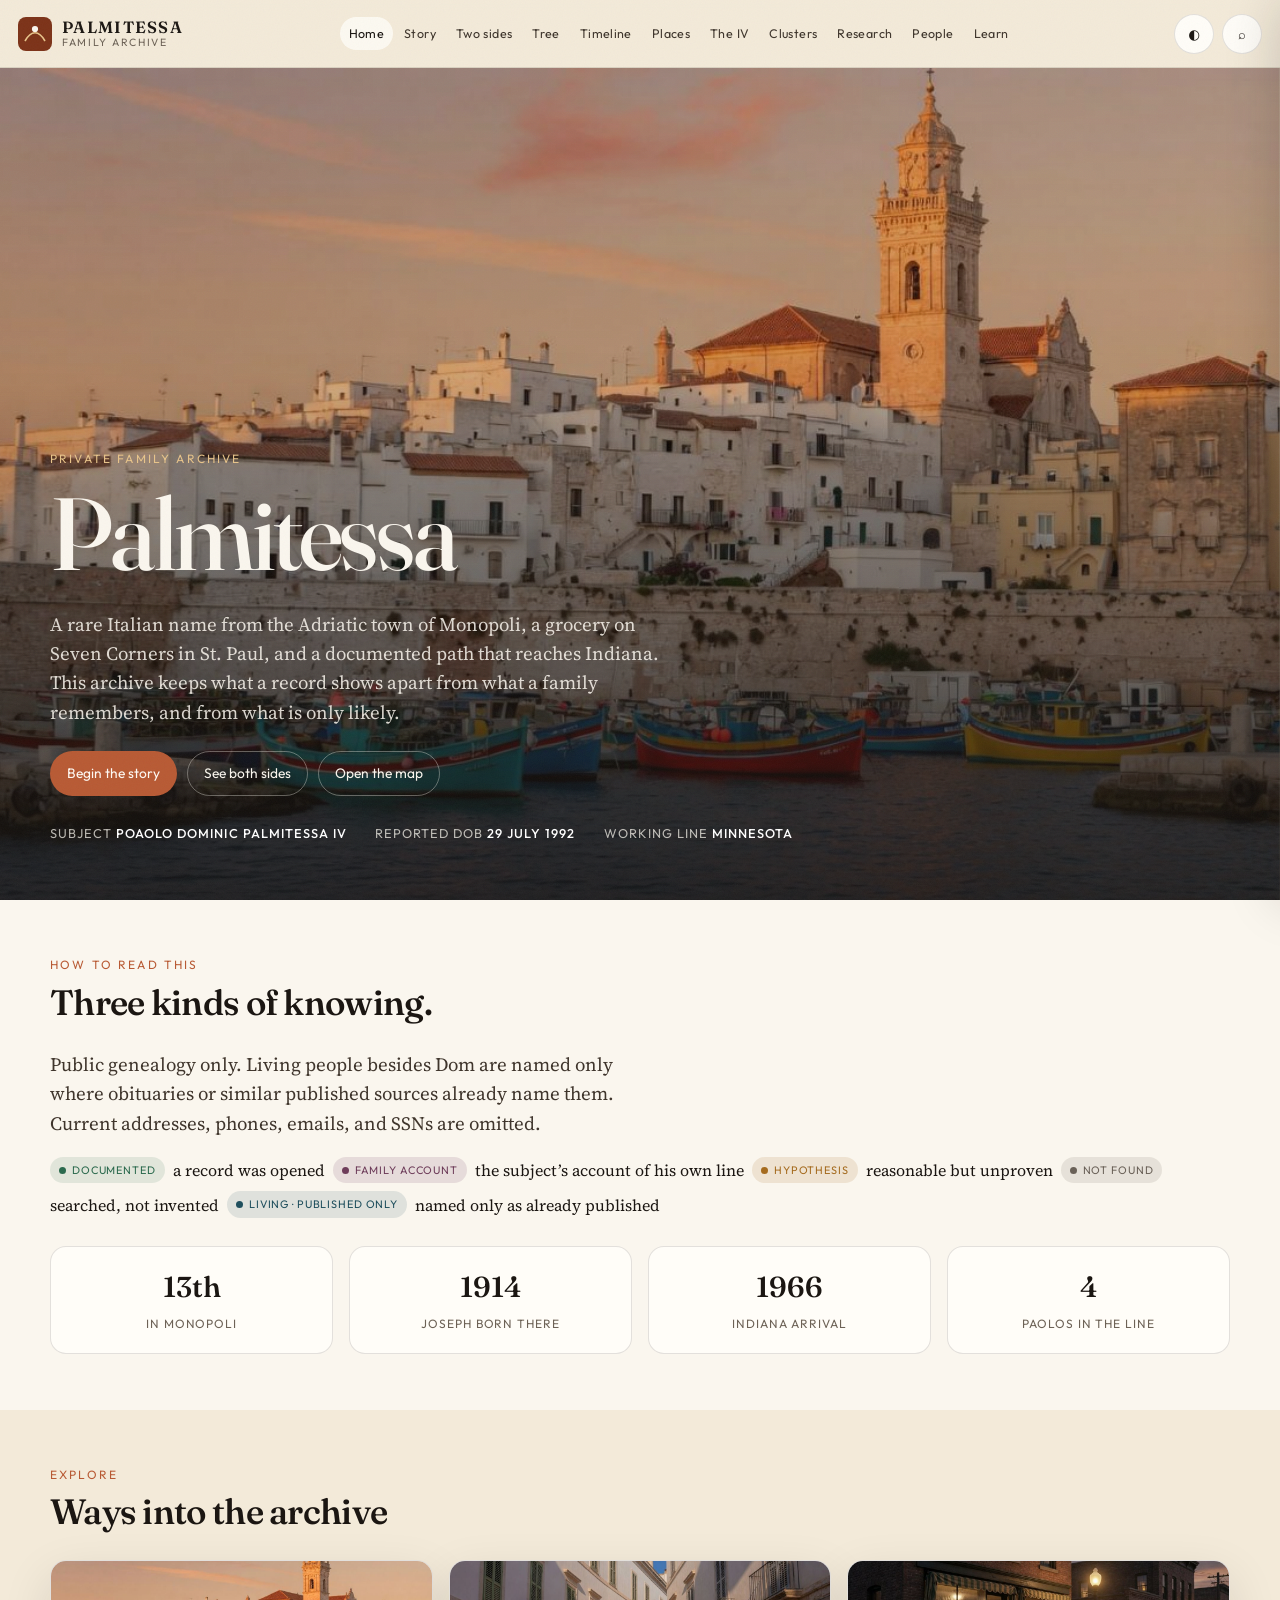
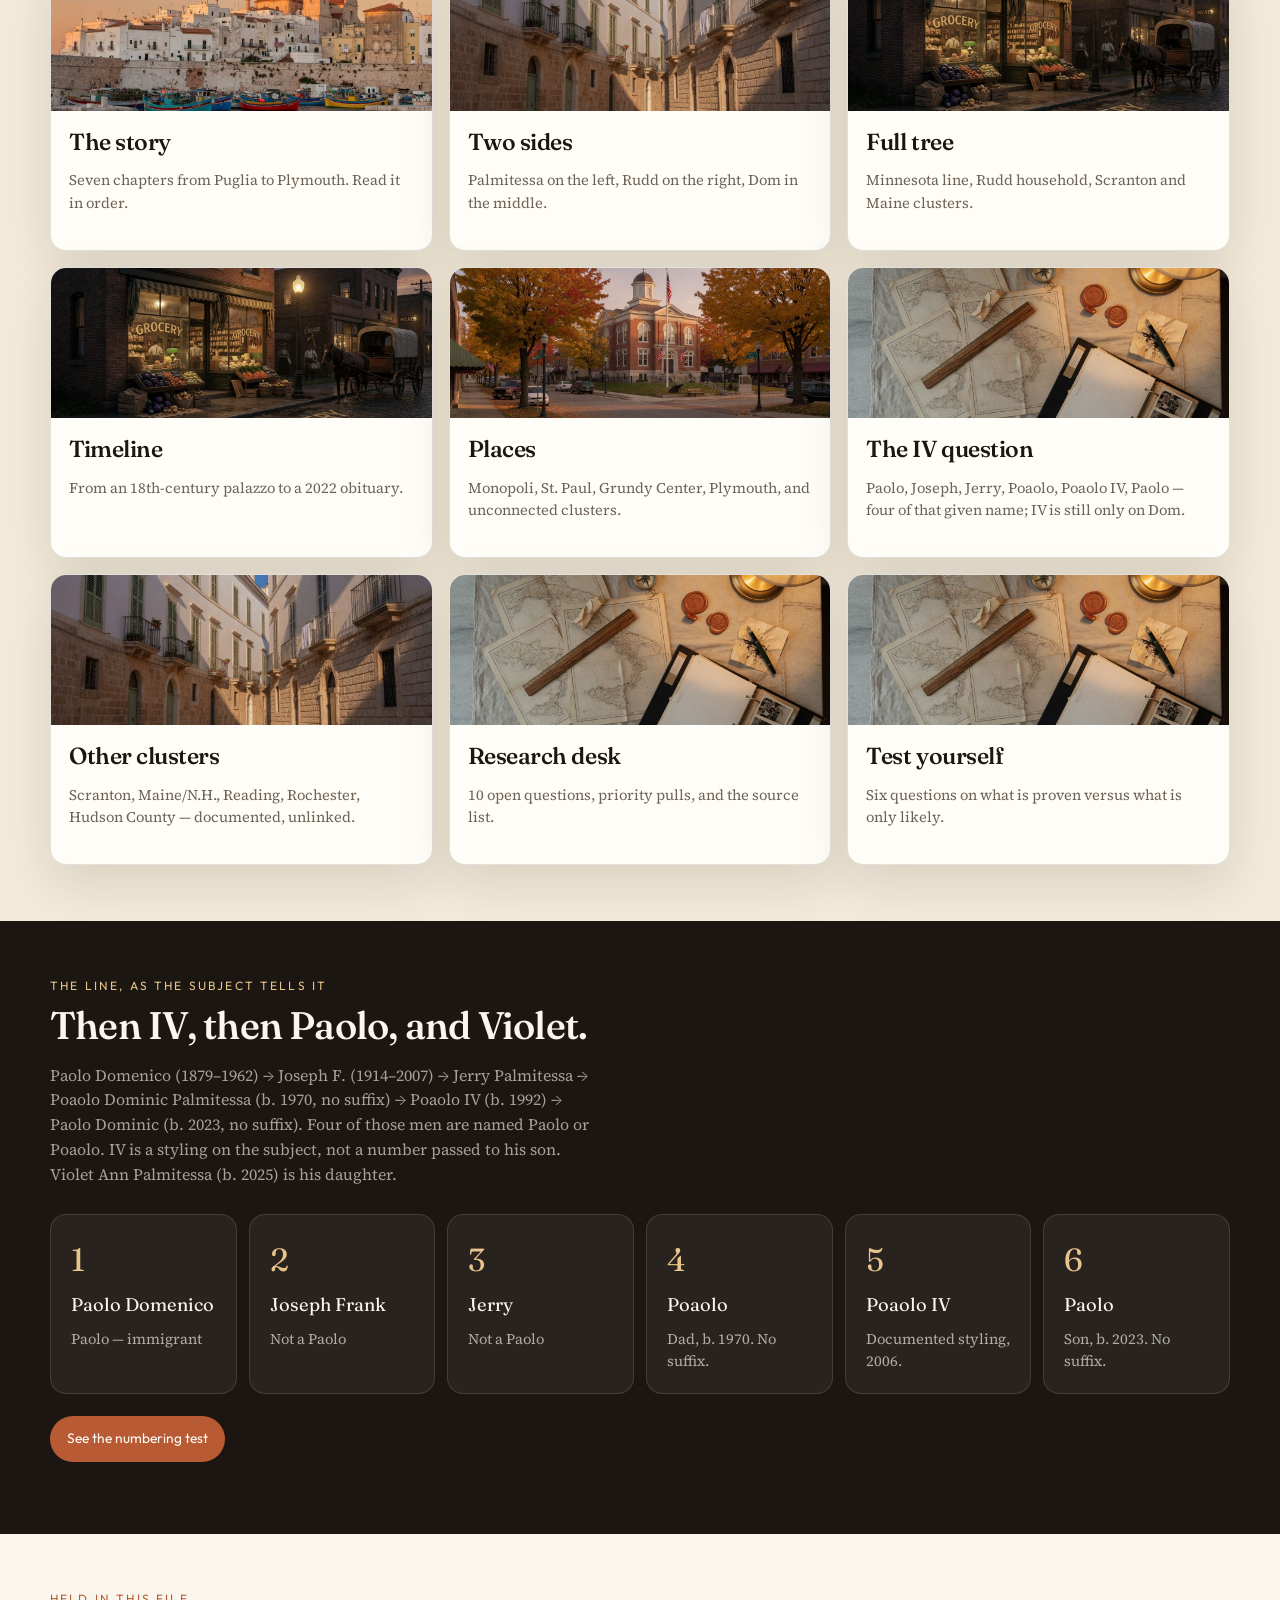
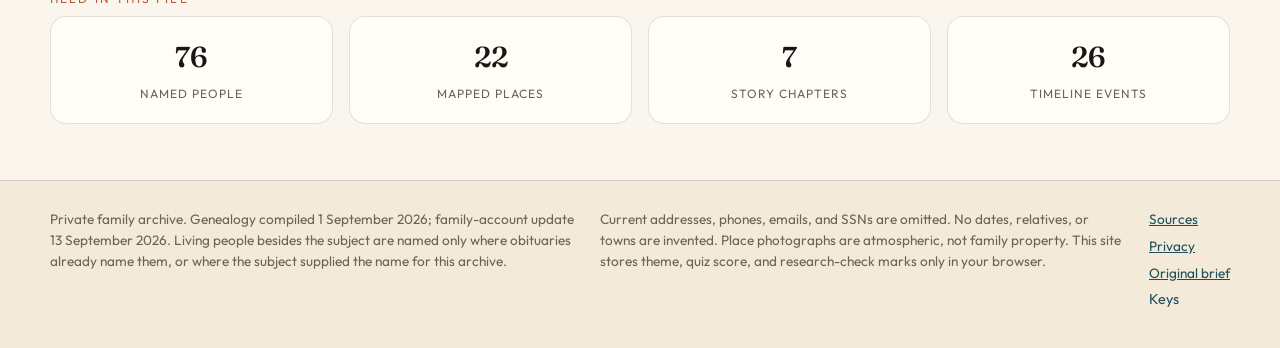
<file: index.html>
<!DOCTYPE html>
<html lang="en">
<head>
  <meta charset="utf-8">
  <meta name="viewport" content="width=device-width, initial-scale=1">
  <title>Palmitessa family archive</title>
  <meta name="description" content="A private genealogy archive of the Palmitessa family: Monopoli, St. Paul, Plymouth. Documented facts kept apart from family account and hypotheses.">
  <meta name="author" content="Palmitessa family archive">
  <meta name="robots" content="noindex,nofollow,noarchive">
  <meta name="theme-color" content="#1b1612">
  <meta name="color-scheme" content="light dark">
  <meta name="referrer" content="strict-origin-when-cross-origin">
  <link rel="icon" href="assets/favicon-32.png" type="image/png" sizes="32x32">
  <link rel="apple-touch-icon" href="assets/apple-touch-icon.png">
  <link rel="manifest" href="site.webmanifest">
  <meta property="og:type" content="website">
  <meta property="og:site_name" content="Palmitessa family archive">
  <meta property="og:title" content="Palmitessa family archive">
  <meta property="og:description" content="A private genealogy archive from Monopoli to St. Paul to Plymouth. Records labeled separately from family account and hypotheses.">
  <meta property="og:image" content="assets/og-image.jpg">
  <meta name="twitter:card" content="summary_large_image">
  <meta name="twitter:title" content="Palmitessa family archive">
  <meta name="twitter:description" content="Private genealogy archive: Monopoli, St. Paul, Plymouth.">
  <meta name="twitter:image" content="assets/og-image.jpg">
  <link rel="preconnect" href="https://fonts.googleapis.com">
  <link rel="preconnect" href="https://fonts.gstatic.com" crossorigin>
  <link href="https://fonts.googleapis.com/css2?family=Fraunces:ital,opsz,wght@0,9..144,400;0,9..144,560;0,9..144,700;1,9..144,500&family=Outfit:wght@400;500;600&family=Source+Serif+4:ital,opsz,wght@0,8..60,400;0,8..60,600;1,8..60,400&display=swap" rel="stylesheet">
  <link rel="stylesheet" href="vendor/leaflet/leaflet.css">
  <link rel="stylesheet" href="css/app.css">
</head>
<body>
  <a class="skip" href="#app">Skip to content</a>
  <header class="site-header">
    <a class="brand" href="#/">
      <svg class="brand-mark" viewBox="0 0 34 34" aria-hidden="true">
        <rect width="34" height="34" rx="8" fill="#7c3218"/>
        <path d="M7 24c6.2-11 13.8-11 20 0" fill="none" stroke="#e8c48a" stroke-width="1.6"/>
        <circle cx="17" cy="12" r="3.1" fill="#faf6ee"/>
      </svg>
      <span class="brand-text">
        <strong>Palmitessa</strong>
        <span>Family archive</span>
      </span>
    </a>
    <nav class="nav" id="nav" aria-label="Primary">
      <a href="#/" data-view="home">Home</a>
      <a href="#/story/name" data-view="story">Story</a>
      <a href="#/line" data-view="line">Two sides</a>
      <a href="#/tree" data-view="tree">Tree</a>
      <a href="#/timeline" data-view="timeline">Timeline</a>
      <a href="#/places" data-view="places">Places</a>
      <a href="#/iv" data-view="iv">The IV</a>
      <a href="#/clusters" data-view="clusters">Clusters</a>
      <a href="#/research" data-view="research">Research</a>
      <a href="#/people" data-view="people">People</a>
      <a href="#/learn" data-view="learn">Learn</a>
    </nav>
    <div class="header-actions">
      <button class="icon-btn" type="button" id="theme-toggle" title="Toggle theme" aria-label="Toggle theme">◐</button>
      <button class="icon-btn" type="button" id="search-open" title="Search (/)">⌕</button>
      <button class="icon-btn menu-toggle" type="button" id="menu-toggle" aria-label="Menu" aria-expanded="false">☰</button>
    </div>
  </header>

  <main id="app"></main>

  <footer class="site-footer">
    <div class="wrap footer-grid">
      <div>
        Private family archive. Genealogy compiled 1 September 2026; family-account update 13 September 2026.
        Living people besides the subject are named only where obituaries already name them, or where the subject supplied the name for this archive.
      </div>
      <div>
        Current addresses, phones, emails, and SSNs are omitted. No dates, relatives, or towns are invented.
        Place photographs are atmospheric, not family property. This site stores theme, quiz score, and research-check marks only in your browser.
      </div>
      <div class="footer-links">
        <a href="#/research">Sources</a>
        <a href="#/privacy">Privacy</a>
        <a href="Palmitessa-family-history.md">Original brief</a>
        <button type="button" class="text-btn" id="help-open">Keys</button>
      </div>
    </div>
  </footer>

  <div class="drawer-backdrop" id="drawer-backdrop"></div>
  <aside class="drawer" id="drawer" aria-live="polite"></aside>

  <div class="search-modal" id="search-modal" role="dialog" aria-modal="true" aria-label="Search the archive">
    <div class="search-box">
      <input id="search-input" type="search" placeholder="Search people, places, chapters, sources…" autocomplete="off">
      <div class="search-results" id="search-results"></div>
    </div>
  </div>

  <div class="help-modal" id="help-modal" role="dialog" aria-label="Keyboard shortcuts">
    <div class="help-box">
      <div class="help-head">
        <h2>Shortcuts</h2>
        <button class="icon-btn" type="button" id="help-close" aria-label="Close">✕</button>
      </div>
      <dl class="keys">
        <div><dt><kbd>/</kbd></dt><dd>Search</dd></div>
        <div><dt><kbd>Esc</kbd></dt><dd>Close drawer or search</dd></div>
        <div><dt><kbd>←</kbd> <kbd>→</kbd></dt><dd>Previous / next chapter on Story</dd></div>
        <div><dt><kbd>?</kbd></dt><dd>This panel</dd></div>
      </dl>
    </div>
  </div>

  <noscript>
    <div class="wrap" style="padding:24px 0">
      <p>This archive needs JavaScript for the tree, map, and story. The source brief is in <a href="Palmitessa-family-history.md">Palmitessa-family-history.md</a>.</p>
    </div>
  </noscript>

  <script src="vendor/leaflet/leaflet.js"></script>
  <script src="js/site.js"></script>
  <script src="js/data.js"></script>
  <script src="js/app.js"></script>
</body>
</html>
</file>
<file: vendor/leaflet/leaflet.css>
/* required styles */

.leaflet-pane,
.leaflet-tile,
.leaflet-marker-icon,
.leaflet-marker-shadow,
.leaflet-tile-container,
.leaflet-pane > svg,
.leaflet-pane > canvas,
.leaflet-zoom-box,
.leaflet-image-layer,
.leaflet-layer {
	position: absolute;
	left: 0;
	top: 0;
	}
.leaflet-container {
	overflow: hidden;
	}
.leaflet-tile,
.leaflet-marker-icon,
.leaflet-marker-shadow {
	-webkit-user-select: none;
	   -moz-user-select: none;
	        user-select: none;
	  -webkit-user-drag: none;
	}
/* Prevents IE11 from highlighting tiles in blue */
.leaflet-tile::selection {
	background: transparent;
}
/* Safari renders non-retina tile on retina better with this, but Chrome is worse */
.leaflet-safari .leaflet-tile {
	image-rendering: -webkit-optimize-contrast;
	}
/* hack that prevents hw layers "stretching" when loading new tiles */
.leaflet-safari .leaflet-tile-container {
	width: 1600px;
	height: 1600px;
	-webkit-transform-origin: 0 0;
	}
.leaflet-marker-icon,
.leaflet-marker-shadow {
	display: block;
	}
/* .leaflet-container svg: reset svg max-width decleration shipped in Joomla! (joomla.org) 3.x */
/* .leaflet-container img: map is broken in FF if you have max-width: 100% on tiles */
.leaflet-container .leaflet-overlay-pane svg {
	max-width: none !important;
	max-height: none !important;
	}
.leaflet-container .leaflet-marker-pane img,
.leaflet-container .leaflet-shadow-pane img,
.leaflet-container .leaflet-tile-pane img,
.leaflet-container img.leaflet-image-layer,
.leaflet-container .leaflet-tile {
	max-width: none !important;
	max-height: none !important;
	width: auto;
	padding: 0;
	}

.leaflet-container img.leaflet-tile {
	/* See: https://bugs.chromium.org/p/chromium/issues/detail?id=600120 */
	mix-blend-mode: plus-lighter;
}

.leaflet-container.leaflet-touch-zoom {
	-ms-touch-action: pan-x pan-y;
	touch-action: pan-x pan-y;
	}
.leaflet-container.leaflet-touch-drag {
	-ms-touch-action: pinch-zoom;
	/* Fallback for FF which doesn't support pinch-zoom */
	touch-action: none;
	touch-action: pinch-zoom;
}
.leaflet-container.leaflet-touch-drag.leaflet-touch-zoom {
	-ms-touch-action: none;
	touch-action: none;
}
.leaflet-container {
	-webkit-tap-highlight-color: transparent;
}
.leaflet-container a {
	-webkit-tap-highlight-color: rgba(51, 181, 229, 0.4);
}
.leaflet-tile {
	filter: inherit;
	visibility: hidden;
	}
.leaflet-tile-loaded {
	visibility: inherit;
	}
.leaflet-zoom-box {
	width: 0;
	height: 0;
	-moz-box-sizing: border-box;
	     box-sizing: border-box;
	z-index: 800;
	}
/* workaround for https://bugzilla.mozilla.org/show_bug.cgi?id=888319 */
.leaflet-overlay-pane svg {
	-moz-user-select: none;
	}

.leaflet-pane         { z-index: 400; }

.leaflet-tile-pane    { z-index: 200; }
.leaflet-overlay-pane { z-index: 400; }
.leaflet-shadow-pane  { z-index: 500; }
.leaflet-marker-pane  { z-index: 600; }
.leaflet-tooltip-pane   { z-index: 650; }
.leaflet-popup-pane   { z-index: 700; }

.leaflet-map-pane canvas { z-index: 100; }
.leaflet-map-pane svg    { z-index: 200; }

.leaflet-vml-shape {
	width: 1px;
	height: 1px;
	}
.lvml {
	behavior: url(#default#VML);
	display: inline-block;
	position: absolute;
	}


/* control positioning */

.leaflet-control {
	position: relative;
	z-index: 800;
	pointer-events: visiblePainted; /* IE 9-10 doesn't have auto */
	pointer-events: auto;
	}
.leaflet-top,
.leaflet-bottom {
	position: absolute;
	z-index: 1000;
	pointer-events: none;
	}
.leaflet-top {
	top: 0;
	}
.leaflet-right {
	right: 0;
	}
.leaflet-bottom {
	bottom: 0;
	}
.leaflet-left {
	left: 0;
	}
.leaflet-control {
	float: left;
	clear: both;
	}
.leaflet-right .leaflet-control {
	float: right;
	}
.leaflet-top .leaflet-control {
	margin-top: 10px;
	}
.leaflet-bottom .leaflet-control {
	margin-bottom: 10px;
	}
.leaflet-left .leaflet-control {
	margin-left: 10px;
	}
.leaflet-right .leaflet-control {
	margin-right: 10px;
	}


/* zoom and fade animations */

.leaflet-fade-anim .leaflet-popup {
	opacity: 0;
	-webkit-transition: opacity 0.2s linear;
	   -moz-transition: opacity 0.2s linear;
	        transition: opacity 0.2s linear;
	}
.leaflet-fade-anim .leaflet-map-pane .leaflet-popup {
	opacity: 1;
	}
.leaflet-zoom-animated {
	-webkit-transform-origin: 0 0;
	    -ms-transform-origin: 0 0;
	        transform-origin: 0 0;
	}
svg.leaflet-zoom-animated {
	will-change: transform;
}

.leaflet-zoom-anim .leaflet-zoom-animated {
	-webkit-transition: -webkit-transform 0.25s cubic-bezier(0,0,0.25,1);
	   -moz-transition:    -moz-transform 0.25s cubic-bezier(0,0,0.25,1);
	        transition:         transform 0.25s cubic-bezier(0,0,0.25,1);
	}
.leaflet-zoom-anim .leaflet-tile,
.leaflet-pan-anim .leaflet-tile {
	-webkit-transition: none;
	   -moz-transition: none;
	        transition: none;
	}

.leaflet-zoom-anim .leaflet-zoom-hide {
	visibility: hidden;
	}


/* cursors */

.leaflet-interactive {
	cursor: pointer;
	}
.leaflet-grab {
	cursor: -webkit-grab;
	cursor:    -moz-grab;
	cursor:         grab;
	}
.leaflet-crosshair,
.leaflet-crosshair .leaflet-interactive {
	cursor: crosshair;
	}
.leaflet-popup-pane,
.leaflet-control {
	cursor: auto;
	}
.leaflet-dragging .leaflet-grab,
.leaflet-dragging .leaflet-grab .leaflet-interactive,
.leaflet-dragging .leaflet-marker-draggable {
	cursor: move;
	cursor: -webkit-grabbing;
	cursor:    -moz-grabbing;
	cursor:         grabbing;
	}

/* marker & overlays interactivity */
.leaflet-marker-icon,
.leaflet-marker-shadow,
.leaflet-image-layer,
.leaflet-pane > svg path,
.leaflet-tile-container {
	pointer-events: none;
	}

.leaflet-marker-icon.leaflet-interactive,
.leaflet-image-layer.leaflet-interactive,
.leaflet-pane > svg path.leaflet-interactive,
svg.leaflet-image-layer.leaflet-interactive path {
	pointer-events: visiblePainted; /* IE 9-10 doesn't have auto */
	pointer-events: auto;
	}

/* visual tweaks */

.leaflet-container {
	background: #ddd;
	outline-offset: 1px;
	}
.leaflet-container a {
	color: #0078A8;
	}
.leaflet-zoom-box {
	border: 2px dotted #38f;
	background: rgba(255,255,255,0.5);
	}


/* general typography */
.leaflet-container {
	font-family: "Helvetica Neue", Arial, Helvetica, sans-serif;
	font-size: 12px;
	font-size: 0.75rem;
	line-height: 1.5;
	}


/* general toolbar styles */

.leaflet-bar {
	box-shadow: 0 1px 5px rgba(0,0,0,0.65);
	border-radius: 4px;
	}
.leaflet-bar a {
	background-color: #fff;
	border-bottom: 1px solid #ccc;
	width: 26px;
	height: 26px;
	line-height: 26px;
	display: block;
	text-align: center;
	text-decoration: none;
	color: black;
	}
.leaflet-bar a,
.leaflet-control-layers-toggle {
	background-position: 50% 50%;
	background-repeat: no-repeat;
	display: block;
	}
.leaflet-bar a:hover,
.leaflet-bar a:focus {
	background-color: #f4f4f4;
	}
.leaflet-bar a:first-child {
	border-top-left-radius: 4px;
	border-top-right-radius: 4px;
	}
.leaflet-bar a:last-child {
	border-bottom-left-radius: 4px;
	border-bottom-right-radius: 4px;
	border-bottom: none;
	}
.leaflet-bar a.leaflet-disabled {
	cursor: default;
	background-color: #f4f4f4;
	color: #bbb;
	}

.leaflet-touch .leaflet-bar a {
	width: 30px;
	height: 30px;
	line-height: 30px;
	}
.leaflet-touch .leaflet-bar a:first-child {
	border-top-left-radius: 2px;
	border-top-right-radius: 2px;
	}
.leaflet-touch .leaflet-bar a:last-child {
	border-bottom-left-radius: 2px;
	border-bottom-right-radius: 2px;
	}

/* zoom control */

.leaflet-control-zoom-in,
.leaflet-control-zoom-out {
	font: bold 18px 'Lucida Console', Monaco, monospace;
	text-indent: 1px;
	}

.leaflet-touch .leaflet-control-zoom-in, .leaflet-touch .leaflet-control-zoom-out  {
	font-size: 22px;
	}


/* layers control */

.leaflet-control-layers {
	box-shadow: 0 1px 5px rgba(0,0,0,0.4);
	background: #fff;
	border-radius: 5px;
	}
.leaflet-control-layers-toggle {
	background-image: url(images/layers.png);
	width: 36px;
	height: 36px;
	}
.leaflet-retina .leaflet-control-layers-toggle {
	background-image: url(images/layers-2x.png);
	background-size: 26px 26px;
	}
.leaflet-touch .leaflet-control-layers-toggle {
	width: 44px;
	height: 44px;
	}
.leaflet-control-layers .leaflet-control-layers-list,
.leaflet-control-layers-expanded .leaflet-control-layers-toggle {
	display: none;
	}
.leaflet-control-layers-expanded .leaflet-control-layers-list {
	display: block;
	position: relative;
	}
.leaflet-control-layers-expanded {
	padding: 6px 10px 6px 6px;
	color: #333;
	background: #fff;
	}
.leaflet-control-layers-scrollbar {
	overflow-y: scroll;
	overflow-x: hidden;
	padding-right: 5px;
	}
.leaflet-control-layers-selector {
	margin-top: 2px;
	position: relative;
	top: 1px;
	}
.leaflet-control-layers label {
	display: block;
	font-size: 13px;
	font-size: 1.08333em;
	}
.leaflet-control-layers-separator {
	height: 0;
	border-top: 1px solid #ddd;
	margin: 5px -10px 5px -6px;
	}

/* Default icon URLs */
.leaflet-default-icon-path { /* used only in path-guessing heuristic, see L.Icon.Default */
	background-image: url(images/marker-icon.png);
	}


/* attribution and scale controls */

.leaflet-container .leaflet-control-attribution {
	background: #fff;
	background: rgba(255, 255, 255, 0.8);
	margin: 0;
	}
.leaflet-control-attribution,
.leaflet-control-scale-line {
	padding: 0 5px;
	color: #333;
	line-height: 1.4;
	}
.leaflet-control-attribution a {
	text-decoration: none;
	}
.leaflet-control-attribution a:hover,
.leaflet-control-attribution a:focus {
	text-decoration: underline;
	}
.leaflet-attribution-flag {
	display: inline !important;
	vertical-align: baseline !important;
	width: 1em;
	height: 0.6669em;
	}
.leaflet-left .leaflet-control-scale {
	margin-left: 5px;
	}
.leaflet-bottom .leaflet-control-scale {
	margin-bottom: 5px;
	}
.leaflet-control-scale-line {
	border: 2px solid #777;
	border-top: none;
	line-height: 1.1;
	padding: 2px 5px 1px;
	white-space: nowrap;
	-moz-box-sizing: border-box;
	     box-sizing: border-box;
	background: rgba(255, 255, 255, 0.8);
	text-shadow: 1px 1px #fff;
	}
.leaflet-control-scale-line:not(:first-child) {
	border-top: 2px solid #777;
	border-bottom: none;
	margin-top: -2px;
	}
.leaflet-control-scale-line:not(:first-child):not(:last-child) {
	border-bottom: 2px solid #777;
	}

.leaflet-touch .leaflet-control-attribution,
.leaflet-touch .leaflet-control-layers,
.leaflet-touch .leaflet-bar {
	box-shadow: none;
	}
.leaflet-touch .leaflet-control-layers,
.leaflet-touch .leaflet-bar {
	border: 2px solid rgba(0,0,0,0.2);
	background-clip: padding-box;
	}


/* popup */

.leaflet-popup {
	position: absolute;
	text-align: center;
	margin-bottom: 20px;
	}
.leaflet-popup-content-wrapper {
	padding: 1px;
	text-align: left;
	border-radius: 12px;
	}
.leaflet-popup-content {
	margin: 13px 24px 13px 20px;
	line-height: 1.3;
	font-size: 13px;
	font-size: 1.08333em;
	min-height: 1px;
	}
.leaflet-popup-content p {
	margin: 17px 0;
	margin: 1.3em 0;
	}
.leaflet-popup-tip-container {
	width: 40px;
	height: 20px;
	position: absolute;
	left: 50%;
	margin-top: -1px;
	margin-left: -20px;
	overflow: hidden;
	pointer-events: none;
	}
.leaflet-popup-tip {
	width: 17px;
	height: 17px;
	padding: 1px;

	margin: -10px auto 0;
	pointer-events: auto;

	-webkit-transform: rotate(45deg);
	   -moz-transform: rotate(45deg);
	    -ms-transform: rotate(45deg);
	        transform: rotate(45deg);
	}
.leaflet-popup-content-wrapper,
.leaflet-popup-tip {
	background: white;
	color: #333;
	box-shadow: 0 3px 14px rgba(0,0,0,0.4);
	}
.leaflet-container a.leaflet-popup-close-button {
	position: absolute;
	top: 0;
	right: 0;
	border: none;
	text-align: center;
	width: 24px;
	height: 24px;
	font: 16px/24px Tahoma, Verdana, sans-serif;
	color: #757575;
	text-decoration: none;
	background: transparent;
	}
.leaflet-container a.leaflet-popup-close-button:hover,
.leaflet-container a.leaflet-popup-close-button:focus {
	color: #585858;
	}
.leaflet-popup-scrolled {
	overflow: auto;
	}

.leaflet-oldie .leaflet-popup-content-wrapper {
	-ms-zoom: 1;
	}
.leaflet-oldie .leaflet-popup-tip {
	width: 24px;
	margin: 0 auto;

	-ms-filter: "progid:DXImageTransform.Microsoft.Matrix(M11=0.70710678, M12=0.70710678, M21=-0.70710678, M22=0.70710678)";
	filter: progid:DXImageTransform.Microsoft.Matrix(M11=0.70710678, M12=0.70710678, M21=-0.70710678, M22=0.70710678);
	}

.leaflet-oldie .leaflet-control-zoom,
.leaflet-oldie .leaflet-control-layers,
.leaflet-oldie .leaflet-popup-content-wrapper,
.leaflet-oldie .leaflet-popup-tip {
	border: 1px solid #999;
	}


/* div icon */

.leaflet-div-icon {
	background: #fff;
	border: 1px solid #666;
	}


/* Tooltip */
/* Base styles for the element that has a tooltip */
.leaflet-tooltip {
	position: absolute;
	padding: 6px;
	background-color: #fff;
	border: 1px solid #fff;
	border-radius: 3px;
	color: #222;
	white-space: nowrap;
	-webkit-user-select: none;
	-moz-user-select: none;
	-ms-user-select: none;
	user-select: none;
	pointer-events: none;
	box-shadow: 0 1px 3px rgba(0,0,0,0.4);
	}
.leaflet-tooltip.leaflet-interactive {
	cursor: pointer;
	pointer-events: auto;
	}
.leaflet-tooltip-top:before,
.leaflet-tooltip-bottom:before,
.leaflet-tooltip-left:before,
.leaflet-tooltip-right:before {
	position: absolute;
	pointer-events: none;
	border: 6px solid transparent;
	background: transparent;
	content: "";
	}

/* Directions */

.leaflet-tooltip-bottom {
	margin-top: 6px;
}
.leaflet-tooltip-top {
	margin-top: -6px;
}
.leaflet-tooltip-bottom:before,
.leaflet-tooltip-top:before {
	left: 50%;
	margin-left: -6px;
	}
.leaflet-tooltip-top:before {
	bottom: 0;
	margin-bottom: -12px;
	border-top-color: #fff;
	}
.leaflet-tooltip-bottom:before {
	top: 0;
	margin-top: -12px;
	margin-left: -6px;
	border-bottom-color: #fff;
	}
.leaflet-tooltip-left {
	margin-left: -6px;
}
.leaflet-tooltip-right {
	margin-left: 6px;
}
.leaflet-tooltip-left:before,
.leaflet-tooltip-right:before {
	top: 50%;
	margin-top: -6px;
	}
.leaflet-tooltip-left:before {
	right: 0;
	margin-right: -12px;
	border-left-color: #fff;
	}
.leaflet-tooltip-right:before {
	left: 0;
	margin-left: -12px;
	border-right-color: #fff;
	}

/* Printing */

@media print {
	/* Prevent printers from removing background-images of controls. */
	.leaflet-control {
		-webkit-print-color-adjust: exact;
		print-color-adjust: exact;
		}
	}
</file>
<file: css/app.css>
:root {
  --ink: #1b1612;
  --ink-soft: #3f352c;
  --muted: #6d6256;
  --line: rgba(27, 22, 18, 0.12);
  --line-strong: rgba(27, 22, 18, 0.22);
  --paper: #f3ead9;
  --paper-2: #ebe0cc;
  --cream: #faf6ee;
  --white: #fffdf8;
  --terracotta: #b85a34;
  --terracotta-deep: #7c3218;
  --adriatic: #1f4f5d;
  --adriatic-bright: #2e7a88;
  --olive: #4a5c36;
  --gold: #b0893e;
  --gold-soft: #e8c48a;
  --documented: #2c6a4e;
  --hypothesis: #a56b1f;
  --notfound: #6a6158;
  --living: #1f4f5d;
  --family: #6e3d5a;
  --shadow: 0 18px 50px rgba(27, 22, 18, 0.12);
  --radius: 16px;
  --header-h: 68px;
  --font-display: "Fraunces", "Palatino Linotype", Palatino, serif;
  --font-serif: "Source Serif 4", "Iowan Old Style", Georgia, serif;
  --font-ui: "Outfit", "Avenir Next", system-ui, sans-serif;
  --max: 1180px;
  --hero-shade: linear-gradient(180deg, rgba(27, 22, 18, 0.14) 0%, rgba(27, 22, 18, 0.2) 38%, rgba(27, 22, 18, 0.82) 100%);
}

[data-theme="dark"] {
  --ink: #f4ece0;
  --ink-soft: #d8cdc0;
  --muted: #a89b8c;
  --line: rgba(244, 236, 224, 0.12);
  --line-strong: rgba(244, 236, 224, 0.22);
  --paper: #161310;
  --paper-2: #221c17;
  --cream: #1c1814;
  --white: #241e19;
  --terracotta: #d2744e;
  --terracotta-deep: #e8c48a;
  --adriatic: #7eb8c4;
  --adriatic-bright: #9ad0d8;
  --olive: #9aaa7a;
  --gold: #d4b06a;
  --gold-soft: #e8c48a;
  --documented: #6fbf97;
  --hypothesis: #e0a45a;
  --notfound: #b0a599;
  --living: #7eb8c4;
  --family: #c98aad;
  --shadow: 0 18px 50px rgba(0, 0, 0, 0.35);
  --hero-shade: linear-gradient(180deg, rgba(10, 8, 6, 0.25) 0%, rgba(10, 8, 6, 0.35) 40%, rgba(10, 8, 6, 0.88) 100%);
}

* { box-sizing: border-box; }
html, body { margin: 0; padding: 0; }
html { scroll-behavior: smooth; }
body {
  font-family: var(--font-serif);
  color: var(--ink);
  background: var(--paper);
  line-height: 1.55;
  min-height: 100vh;
}
body::before {
  content: "";
  position: fixed;
  inset: 0;
  pointer-events: none;
  z-index: 80;
  opacity: 0.04;
  background-image: url("data:image/svg+xml,%3Csvg xmlns='http://www.w3.org/2000/svg' width='180' height='180'%3E%3Cfilter id='n'%3E%3CfeTurbulence type='fractalNoise' baseFrequency='.85' numOctaves='4' stitchTiles='stitch'/%3E%3C/filter%3E%3Crect width='180' height='180' filter='url(%23n)'/%3E%3C/svg%3E");
}
img { max-width: 100%; display: block; }
button, input { font-family: var(--font-ui); }
a { color: var(--adriatic); }
a:hover { color: var(--terracotta-deep); }

.skip {
  position: absolute;
  left: -999px;
  top: 0;
}
.skip:focus {
  left: 12px;
  top: 12px;
  z-index: 100;
  background: var(--ink);
  color: var(--cream);
  padding: 8px 12px;
}

.site-header {
  position: sticky;
  top: 0;
  z-index: 40;
  height: var(--header-h);
  display: flex;
  align-items: center;
  justify-content: space-between;
  gap: 12px;
  padding: 0 18px;
  background: color-mix(in srgb, var(--paper) 86%, transparent);
  backdrop-filter: blur(16px);
  border-bottom: 1px solid var(--line);
}
.brand {
  display: flex;
  align-items: center;
  gap: 10px;
  text-decoration: none;
  color: inherit;
  min-width: 164px;
}
.brand-mark { width: 34px; height: 34px; flex: none; }
.brand-text { display: flex; flex-direction: column; line-height: 1.05; }
.brand-text strong {
  font-family: var(--font-display);
  font-weight: 600;
  font-size: 1.02rem;
  letter-spacing: 0.08em;
  text-transform: uppercase;
}
.brand-text span {
  font-family: var(--font-ui);
  font-size: 0.66rem;
  letter-spacing: 0.16em;
  text-transform: uppercase;
  color: var(--muted);
}
.nav {
  display: flex;
  align-items: center;
  gap: 2px;
  flex-wrap: wrap;
  justify-content: center;
}
.nav a {
  font-family: var(--font-ui);
  font-size: 0.78rem;
  letter-spacing: 0.03em;
  text-decoration: none;
  color: var(--ink-soft);
  padding: 7px 9px;
  border-radius: 999px;
}
.nav a:hover, .nav a.is-active {
  color: var(--ink);
  background: color-mix(in srgb, var(--white) 80%, transparent);
}
.header-actions { display: flex; align-items: center; gap: 8px; }
.icon-btn, .ghost-btn, .primary-btn, .text-btn { border: 0; cursor: pointer; }
.icon-btn {
  width: 40px;
  height: 40px;
  border-radius: 999px;
  background: var(--white);
  border: 1px solid var(--line);
  color: var(--ink);
}
.icon-btn:hover { border-color: var(--line-strong); }
.primary-btn, .ghost-btn {
  font-family: var(--font-ui);
  font-size: 0.86rem;
  padding: 11px 16px;
  border-radius: 999px;
  text-decoration: none;
  display: inline-flex;
  align-items: center;
  gap: 8px;
}
.primary-btn {
  background: var(--terracotta);
  color: #fffaf4;
  border: 1px solid transparent;
}
.primary-btn:hover { background: var(--terracotta-deep); color: #fff; }
.ghost-btn {
  background: transparent;
  color: var(--cream);
  border: 1px solid rgba(250, 246, 238, 0.35);
}
.ghost-btn.dark {
  color: var(--ink);
  border-color: var(--line-strong);
  background: var(--white);
}
.text-btn {
  background: none;
  color: var(--adriatic);
  padding: 0;
  font-size: 0.9rem;
}
.menu-toggle { display: none; }

.chip {
  display: inline-flex;
  align-items: center;
  gap: 6px;
  font-family: var(--font-ui);
  font-size: 0.68rem;
  letter-spacing: 0.08em;
  text-transform: uppercase;
  padding: 4px 8px;
  border-radius: 999px;
  border: 1px solid transparent;
  white-space: nowrap;
}
.chip::before {
  content: "";
  width: 7px;
  height: 7px;
  border-radius: 50%;
  background: currentColor;
}
.chip-documented { color: var(--documented); background: color-mix(in srgb, var(--documented) 12%, transparent); }
.chip-hypothesis { color: var(--hypothesis); background: color-mix(in srgb, var(--hypothesis) 14%, transparent); }
.chip-notfound { color: var(--notfound); background: color-mix(in srgb, var(--notfound) 14%, transparent); }
.chip-living { color: var(--living); background: color-mix(in srgb, var(--living) 12%, transparent); }
.chip-family { color: var(--family); background: color-mix(in srgb, var(--family) 14%, transparent); }
.chip-lead { color: var(--adriatic); background: color-mix(in srgb, var(--adriatic) 10%, transparent); }
button.chip { cursor: pointer; font-family: var(--font-ui); }
.legend { display: flex; flex-wrap: wrap; gap: 8px; align-items: center; }

.wrap { width: min(var(--max), calc(100% - 40px)); margin: 0 auto; }
.page { padding: 28px 0 80px; }
.kicker {
  font-family: var(--font-ui);
  font-size: 0.75rem;
  letter-spacing: 0.18em;
  text-transform: uppercase;
  color: var(--terracotta);
  margin: 0 0 8px;
}
h1, h2, h3, .display {
  font-family: var(--font-display);
  font-weight: 550;
  letter-spacing: -0.02em;
  line-height: 1.12;
  margin: 0;
}
.lede { font-size: 1.18rem; color: var(--ink-soft); max-width: 62ch; }
.muted { color: var(--muted); }
.small { font-size: 0.92rem; }

.hero {
  position: relative;
  min-height: calc(100vh - var(--header-h));
  display: grid;
  align-items: end;
  color: #faf6ee;
  overflow: hidden;
}
.hero img {
  position: absolute;
  inset: 0;
  width: 100%;
  height: 100%;
  object-fit: cover;
  animation: heroZoom 22s ease-out both;
}
@keyframes heroZoom {
  from { transform: scale(1.06); }
  to { transform: scale(1); }
}
.hero-shade {
  position: absolute;
  inset: 0;
  background: var(--hero-shade);
}
.hero-inner {
  position: relative;
  z-index: 1;
  padding: 48px 0 56px;
  width: min(var(--max), calc(100% - 40px));
  margin: 0 auto;
}
.hero h1 {
  font-size: clamp(3.2rem, 8vw, 7rem);
  font-weight: 500;
  letter-spacing: -0.03em;
}
.hero .lede { color: rgba(250, 246, 238, 0.86); }
.hero-actions { display: flex; flex-wrap: wrap; gap: 10px; margin-top: 24px; }
.hero-meta {
  margin-top: 28px;
  display: flex;
  flex-wrap: wrap;
  gap: 18px 28px;
  font-family: var(--font-ui);
  font-size: 0.8rem;
  letter-spacing: 0.08em;
  text-transform: uppercase;
  color: rgba(250, 246, 238, 0.72);
}
.hero-meta b { color: #fff; font-weight: 500; }

.band { padding: 56px 0; }
.band-cream { background: var(--cream); }
.band-ink { background: #1b1612; color: #faf6ee; }
.band-ink .muted { color: rgba(250, 246, 238, 0.62); }
.section-head {
  display: flex;
  justify-content: space-between;
  gap: 24px;
  align-items: end;
  margin-bottom: 28px;
}
.grid-3, .grid-4, .grid-2 { display: grid; gap: 16px; }
.grid-2 { grid-template-columns: repeat(2, 1fr); }
.grid-3 { grid-template-columns: repeat(3, 1fr); }
.grid-4 { grid-template-columns: repeat(4, 1fr); }

.card, .portal, .person-node, .q-card, .source-card, .place-card, .iv-card {
  background: var(--white);
  border: 1px solid var(--line);
  border-radius: var(--radius);
}
.card { padding: 20px; }
.portal {
  padding: 0;
  overflow: hidden;
  text-decoration: none;
  color: inherit;
  display: flex;
  flex-direction: column;
  min-height: 280px;
  box-shadow: var(--shadow);
  transition: transform 0.2s ease;
}
.portal:hover { transform: translateY(-3px); }
.portal img { height: 150px; width: 100%; object-fit: cover; }
.portal-body { padding: 18px 18px 20px; flex: 1; }
.portal-body h3 { font-size: 1.45rem; margin-bottom: 8px; }
.stat { padding: 18px 8px; text-align: center; }
.stat b {
  display: block;
  font-family: var(--font-display);
  font-size: 1.8rem;
  font-weight: 550;
}
.stat span {
  font-family: var(--font-ui);
  font-size: 0.75rem;
  letter-spacing: 0.08em;
  text-transform: uppercase;
  color: var(--muted);
}

.callout {
  border-left: 3px solid var(--documented);
  background: color-mix(in srgb, var(--documented) 10%, transparent);
  padding: 14px 16px;
  border-radius: 0 12px 12px 0;
  margin: 16px 0;
}
.callout.hypothesis {
  border-left-color: var(--hypothesis);
  background: color-mix(in srgb, var(--hypothesis) 12%, transparent);
}
.callout.notfound {
  border-left-color: var(--notfound);
  background: color-mix(in srgb, var(--notfound) 12%, transparent);
}
.callout.caution {
  border-left-color: var(--terracotta);
  background: color-mix(in srgb, var(--terracotta) 12%, transparent);
}
.callout.family {
  border-left-color: var(--family);
  background: color-mix(in srgb, var(--family) 12%, transparent);
}

.story-layout {
  display: grid;
  grid-template-columns: 230px 1fr;
  gap: 36px;
  align-items: start;
}
.chapter-nav {
  position: sticky;
  top: calc(var(--header-h) + 16px);
  display: flex;
  flex-direction: column;
  gap: 4px;
}
.chapter-nav a {
  font-family: var(--font-ui);
  font-size: 0.84rem;
  text-decoration: none;
  color: var(--muted);
  padding: 8px 10px;
  border-radius: 8px;
  border-left: 2px solid transparent;
}
.chapter-nav a.is-active {
  color: var(--ink);
  background: var(--white);
  border-left-color: var(--terracotta);
}
.story-figure {
  margin: 0 0 24px;
  border-radius: 18px;
  overflow: hidden;
  border: 1px solid var(--line);
}
.story-figure img { width: 100%; height: min(420px, 48vh); object-fit: cover; cursor: zoom-in; }
.story-figure figcaption {
  font-family: var(--font-ui);
  font-size: 0.78rem;
  color: var(--muted);
  padding: 10px 14px 12px;
  background: var(--white);
}
.story-copy p { font-size: 1.08rem; max-width: 68ch; }
.story-nav {
  display: flex;
  justify-content: space-between;
  gap: 12px;
  margin-top: 36px;
  padding-top: 20px;
  border-top: 1px solid var(--line);
}
.progress {
  height: 3px;
  background: var(--paper-2);
  margin: 0 0 22px;
  border-radius: 99px;
  overflow: hidden;
}
.progress > span {
  display: block;
  height: 100%;
  background: var(--terracotta);
}

.tree-toolbar {
  display: flex;
  flex-wrap: wrap;
  gap: 10px;
  justify-content: space-between;
  align-items: center;
  margin-bottom: 22px;
}
.tabs, .filters { display: flex; flex-wrap: wrap; gap: 6px; }
.tab, .filter {
  font-family: var(--font-ui);
  font-size: 0.8rem;
  border: 1px solid var(--line);
  background: var(--white);
  color: var(--ink-soft);
  padding: 8px 12px;
  border-radius: 999px;
  cursor: pointer;
}
.tab.is-active, .filter.is-active {
  background: var(--ink);
  color: var(--cream);
  border-color: var(--ink);
}
a.tab { text-decoration: none; color: inherit; display: inline-flex; }
.generation { margin: 0 0 28px; text-align: center; }
.generation h3 {
  font-family: var(--font-ui);
  font-size: 0.72rem;
  letter-spacing: 0.16em;
  text-transform: uppercase;
  color: var(--muted);
  font-weight: 500;
  margin-bottom: 12px;
}
.gen-row {
  display: flex;
  flex-wrap: wrap;
  justify-content: center;
  gap: 10px;
}
.couple {
  display: flex;
  align-items: stretch;
  gap: 6px;
  position: relative;
}
.couple::after {
  content: "⚭";
  position: absolute;
  left: 50%;
  top: -10px;
  transform: translateX(-50%);
  font-size: 0.75rem;
  color: var(--gold);
}
.person-node {
  min-width: 148px;
  max-width: 210px;
  padding: 12px 12px 10px;
  text-align: left;
  cursor: pointer;
  border: 1px solid var(--line);
  border-top: 3px solid var(--notfound);
  box-shadow: 0 8px 20px rgba(27, 22, 18, 0.05);
  font-family: var(--font-serif);
  color: inherit;
  background: var(--white);
}
.person-node:hover { border-color: var(--line-strong); }
.person-node.documented { border-top-color: var(--documented); }
.person-node.hypothesis { border-top-color: var(--hypothesis); }
.person-node.living { border-top-color: var(--living); }
.person-node.family { border-top-color: var(--family); }
.person-node.notfound { border-top-color: var(--notfound); }
.person-node.subject {
  box-shadow: 0 0 0 2px color-mix(in srgb, var(--terracotta) 45%, transparent);
}
.person-node .name {
  font-family: var(--font-display);
  font-size: 1rem;
  line-height: 1.2;
}
.person-node .years, .person-node .role {
  font-family: var(--font-ui);
  font-size: 0.72rem;
  color: var(--muted);
  margin-top: 4px;
}
.connector {
  width: 2px;
  height: 22px;
  background: var(--line-strong);
  margin: 0 auto 10px;
}
.tree-note {
  max-width: 72ch;
  margin: 8px auto 0;
  color: var(--muted);
  font-size: 0.95rem;
}

.sides {
  display: grid;
  grid-template-columns: 1fr auto 1fr;
  gap: 18px;
  align-items: start;
  margin-top: 18px;
}
.side-col h2 { font-size: 1.6rem; margin-bottom: 6px; }
.side-col.paternal { border-top: 3px solid var(--terracotta); padding-top: 14px; }
.side-col.maternal { border-top: 3px solid var(--adriatic); padding-top: 14px; }
.subject-well {
  display: flex;
  flex-direction: column;
  align-items: center;
  gap: 10px;
  padding-top: 42px;
}
.flow { display: flex; flex-direction: column; align-items: center; gap: 0; }
.flow .connector { height: 16px; }

.timeline {
  position: relative;
  margin: 12px auto 0;
  max-width: 820px;
}
.timeline::before {
  content: "";
  position: absolute;
  left: 18px;
  top: 0;
  bottom: 0;
  width: 2px;
  background: var(--line-strong);
}
.tl-item { position: relative; padding: 0 0 28px 56px; }
.tl-dot {
  position: absolute;
  left: 11px;
  top: 8px;
  width: 16px;
  height: 16px;
  border-radius: 50%;
  background: var(--white);
  border: 3px solid var(--terracotta);
}
.tl-item.hypothesis .tl-dot { border-color: var(--hypothesis); }
.tl-item.notfound .tl-dot { border-color: var(--notfound); }
.tl-item.family .tl-dot { border-color: var(--family); }
.tl-year {
  font-family: var(--font-ui);
  font-size: 0.75rem;
  letter-spacing: 0.12em;
  text-transform: uppercase;
  color: var(--terracotta);
}
.tl-item h3 { font-size: 1.35rem; margin: 4px 0 6px; }
.era {
  font-family: var(--font-ui);
  font-size: 0.72rem;
  letter-spacing: 0.16em;
  text-transform: uppercase;
  color: var(--muted);
  margin: 8px 0 16px 56px;
}

.map-wrap {
  height: min(68vh, 640px);
  border-radius: 18px;
  overflow: hidden;
  border: 1px solid var(--line);
  margin-bottom: 18px;
}
.place-list { display: grid; grid-template-columns: repeat(auto-fill, minmax(240px, 1fr)); gap: 10px; }
.place-card {
  text-align: left;
  padding: 14px;
  cursor: pointer;
  background: var(--white);
  border: 1px solid var(--line);
  border-radius: 12px;
}
.place-card:hover { border-color: var(--adriatic); }
.leaflet-container { font-family: var(--font-ui); background: #d9e4d6; }

.iv-row, .lineage {
  display: grid;
  grid-template-columns: repeat(auto-fit, minmax(160px, 1fr));
  gap: 12px;
  margin: 24px 0 12px;
}
.iv-card { padding: 18px; min-height: 220px; }
.iv-card .num {
  font-family: var(--font-display);
  font-size: 2.4rem;
  color: var(--gold);
  line-height: 1;
}
.count-strip {
  display: grid;
  grid-template-columns: 1fr 1fr;
  gap: 12px;
  margin: 22px 0;
}
.count-strip .big {
  font-family: var(--font-display);
  font-size: clamp(3rem, 8vw, 5.4rem);
  line-height: 0.9;
}
.cluster {
  display: grid;
  grid-template-columns: 1.1fr 0.9fr;
  gap: 18px;
  padding: 22px;
  margin-bottom: 16px;
}
.compare-table {
  width: 100%;
  border-collapse: collapse;
  font-size: 0.95rem;
}
.compare-table th, .compare-table td {
  text-align: left;
  padding: 10px 12px;
  border-bottom: 1px solid var(--line);
  vertical-align: top;
}
.compare-table th {
  font-family: var(--font-ui);
  font-size: 0.75rem;
  letter-spacing: 0.08em;
  text-transform: uppercase;
  color: var(--muted);
}

.quiz-q { font-size: 1.35rem; margin: 0 0 16px; }
.choice {
  display: block;
  width: 100%;
  text-align: left;
  padding: 12px 14px;
  margin: 0 0 8px;
  border-radius: 12px;
  border: 1px solid var(--line);
  background: var(--white);
  cursor: pointer;
  font-size: 1rem;
  color: inherit;
}
.choice:hover { border-color: var(--adriatic); }
.choice.correct { border-color: var(--documented); background: color-mix(in srgb, var(--documented) 12%, transparent); }
.choice.wrong { border-color: var(--terracotta); background: color-mix(in srgb, var(--terracotta) 12%, transparent); }
.quiz-explain { margin-top: 12px; }

.drawer-backdrop {
  position: fixed;
  inset: 0;
  background: rgba(27, 22, 18, 0.35);
  z-index: 50;
  opacity: 0;
  pointer-events: none;
  transition: opacity 0.2s ease;
}
.drawer-backdrop.open { opacity: 1; pointer-events: auto; }
.drawer {
  position: fixed;
  top: 0;
  right: 0;
  width: min(440px, 100%);
  height: 100%;
  background: var(--cream);
  z-index: 60;
  transform: translateX(104%);
  transition: transform 0.28s ease;
  overflow: auto;
  box-shadow: -20px 0 50px rgba(27, 22, 18, 0.18);
  padding: 22px 22px 48px;
}
.drawer.open { transform: translateX(0); }
.drawer-head { display: flex; justify-content: space-between; gap: 12px; align-items: start; }
.rel-list { display: flex; flex-direction: column; gap: 6px; margin-top: 8px; }
.rel-list button {
  text-align: left;
  background: var(--white);
  border: 1px solid var(--line);
  border-radius: 10px;
  padding: 8px 10px;
  cursor: pointer;
  color: inherit;
}

.search-modal, .help-modal, .lightbox {
  position: fixed;
  inset: 0;
  z-index: 70;
  display: none;
  align-items: flex-start;
  justify-content: center;
  padding: 12vh 16px 16px;
  background: rgba(27, 22, 18, 0.45);
}
.search-modal.open, .help-modal.open { display: flex; }
.lightbox.open {
  display: flex;
  align-items: center;
  padding: 24px;
}
.search-box, .help-box {
  width: min(640px, 100%);
  background: var(--cream);
  border-radius: 16px;
  overflow: hidden;
  box-shadow: var(--shadow);
}
.search-box input {
  width: 100%;
  border: 0;
  padding: 18px 18px 14px;
  font-size: 1.1rem;
  background: transparent;
  outline: none;
  color: var(--ink);
}
.search-results { max-height: 50vh; overflow: auto; border-top: 1px solid var(--line); }
.search-hit {
  display: block;
  width: 100%;
  text-align: left;
  padding: 12px 18px;
  background: none;
  border: 0;
  border-bottom: 1px solid var(--line);
  cursor: pointer;
  color: inherit;
}
.search-hit:hover, .search-hit.active { background: var(--white); }
.help-box { padding: 18px 20px 22px; }
.help-head { display: flex; justify-content: space-between; align-items: center; }
.keys { display: grid; gap: 10px; margin: 16px 0 0; }
.keys > div { display: flex; gap: 12px; align-items: center; }
.keys dt { min-width: 90px; }
.lightbox img {
  max-width: min(1100px, 92vw);
  max-height: 86vh;
  border-radius: 12px;
  box-shadow: var(--shadow);
}

.alpha-bar { display: flex; flex-wrap: wrap; gap: 4px; margin: 12px 0 18px; }
.people-grid { display: grid; grid-template-columns: repeat(auto-fill, minmax(240px, 1fr)); gap: 10px; }
.source-card { padding: 14px 16px; }
.source-card a { font-weight: 600; text-decoration: none; }
.priority { counter-reset: pull; padding-left: 0; list-style: none; }
.priority li {
  margin: 0 0 10px;
  padding: 12px 14px;
  background: var(--white);
  border-radius: 12px;
  border: 1px solid var(--line);
}
.check-row {
  display: flex;
  gap: 10px;
  align-items: flex-start;
}
.check-row input { margin-top: 3px; }

footer.site-footer {
  border-top: 1px solid var(--line);
  padding: 28px 0 40px;
  color: var(--muted);
  font-family: var(--font-ui);
  font-size: 0.85rem;
}
.footer-grid {
  display: grid;
  grid-template-columns: 1.3fr 1.3fr auto;
  gap: 22px;
}
.footer-links { display: flex; flex-direction: column; gap: 6px; align-items: flex-start; }

.hidden { display: none !important; }
.sr-only {
  position: absolute;
  width: 1px;
  height: 1px;
  overflow: hidden;
  clip: rect(0,0,0,0);
}
kbd {
  font-family: var(--font-ui);
  font-size: 0.78em;
  border: 1px solid var(--line-strong);
  border-bottom-width: 2px;
  border-radius: 4px;
  padding: 0 5px;
  background: var(--white);
}

@media (max-width: 1120px) {
  .grid-4 { grid-template-columns: repeat(2, 1fr); }
  .grid-3, .grid-2, .cluster, .story-layout, .iv-row, .sides, .count-strip, .footer-grid {
    grid-template-columns: 1fr;
  }
  .chapter-nav {
    position: static;
    flex-direction: row;
    overflow: auto;
    padding-bottom: 8px;
  }
  .nav { display: none; }
  .nav.open {
    display: flex;
    position: absolute;
    top: var(--header-h);
    left: 0;
    right: 0;
    background: var(--cream);
    border-bottom: 1px solid var(--line);
    padding: 10px;
    flex-direction: column;
    z-index: 45;
  }
  .menu-toggle { display: inline-flex; }
  .hero h1 { font-size: 3.2rem; }
  .timeline::before { left: 10px; }
  .tl-item { padding-left: 40px; }
  .tl-dot { left: 3px; }
  .subject-well { padding-top: 8px; }
}

@media (prefers-reduced-motion: reduce) {
  html { scroll-behavior: auto; }
  .portal, .drawer, .drawer-backdrop, .hero img { transition: none; animation: none; }
}

@media print {
  .site-header, .site-footer, .drawer, .search-modal, .help-modal, .hero-actions, .header-actions { display: none !important; }
  body { background: #fff; color: #111; }
  .page { padding: 0; }
}
</file>
